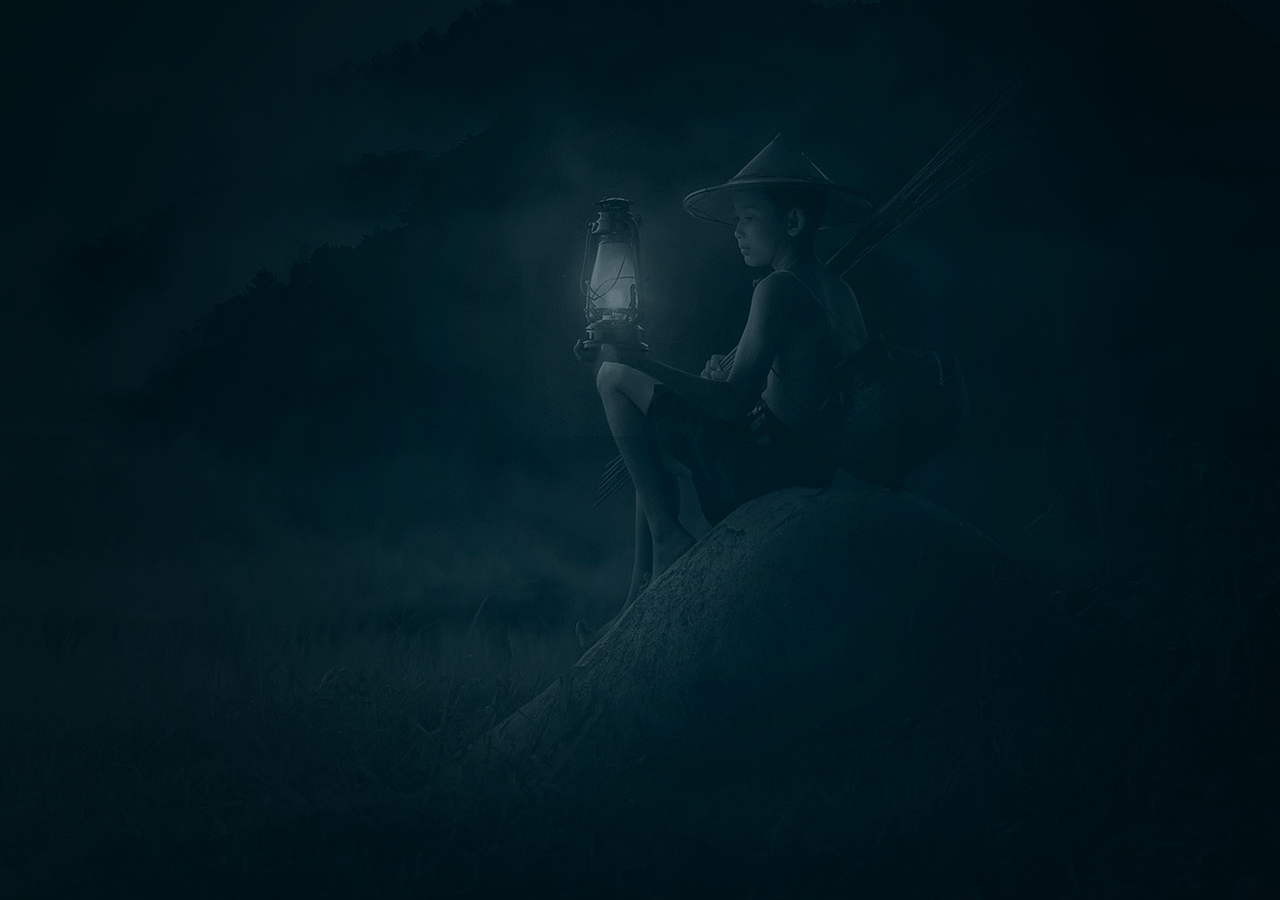
<file: index.html>
<!DOCTYPE html>
<html lang="ru">
<head>
    <meta charset="UTF-8">
    <meta http-equiv="X-UA-Compatible" content="IE=edge">
    <meta name="viewport" content="width=1141px, initial-scale=1.0">
    <link rel="stylesheet" href="./css/main.css">
    <title>Document</title>
</head>
<body>
    
<div class="wrapper">
    <div class="intro">
        <section class="intro__anime">
                <div class="intro__shades">                    
                        <div class="intro__logo-pic">
                            <img src="./img/intro/лого.png" alt="Лого" class="intro__logo">
                            <div class="intro__desc">
                                <p>Открой для себя Азию</p>
                            </div>
                        </div>    
                </div>
                <a href="main.html" class="btn btn--theme-primary">Войти</a>
        </section>        
    </div>
</div>

</body>
</html>
</file>
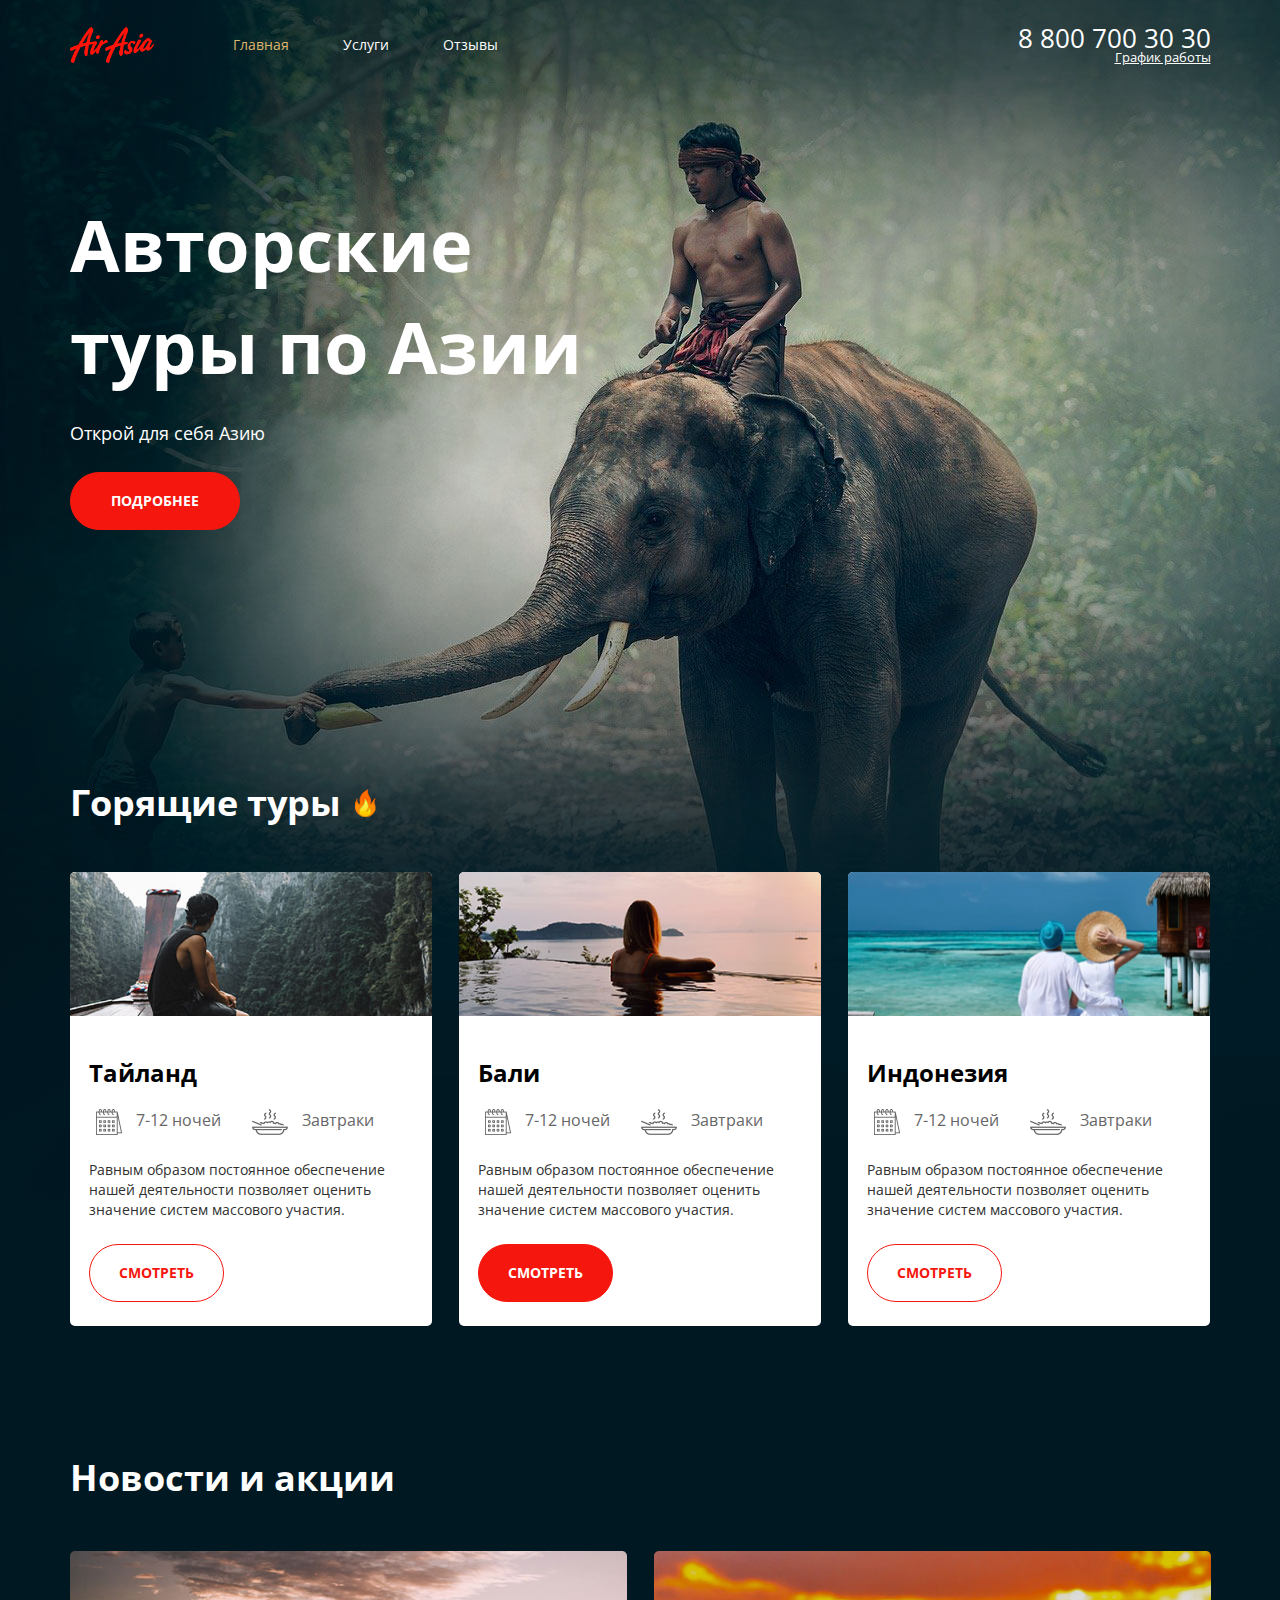
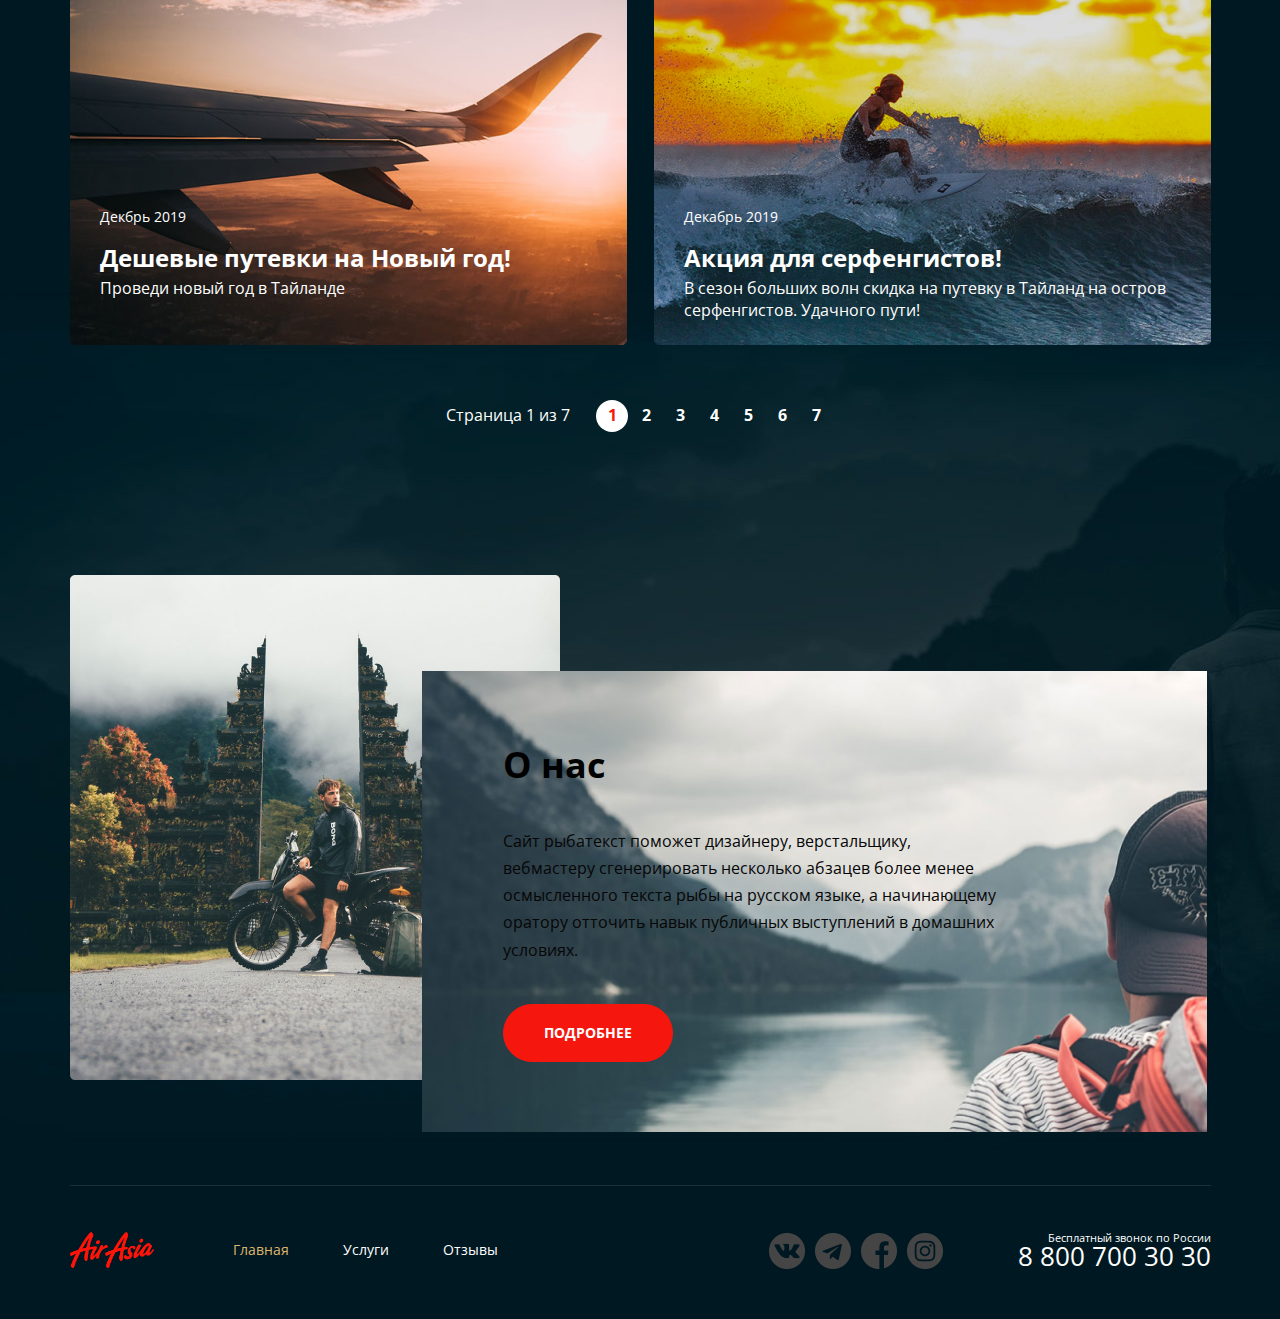
<file: main.html>
<!DOCTYPE html>
<html lang="ru">
<head>
    <meta charset="UTF-8">
    <meta http-equiv="X-UA-Compatible" content="IE=edge">
    <meta name="viewport" content="width=1141, initial-scale=1.0">
    <title>Главная страница</title>
    <link rel="stylesheet" href="./css/main.css">
</head>
<body>
    <div class="wrapper wrapper--main">
        <div class="wrapper__content">  
            <div class="container container--welcome">

                <header class="header">
                    <div class="header__col">
                         <a href="main.html" class="logo">
                             <img src="./img/лого.png" alt="Logo" class="logo__pic">                
                         </a>
                           <nav class="nav">
                              <ul class="nav__list" >
                                <li class="nav__item">
                                    <a href="main.html" class="nav__link nav__link-main--active">
                                      Главная
                                    </a>
                                </li>
                                <li class="nav__item">
                                    <a href="services.html" class="nav__link">
                                      Услуги
                                    </a>
                                </li>
                                <li class="nav__item">
                                    <a href="reviews.html" class="nav__link">
                                      Отзывы
                                    </a>
                                </li>  
                              </ul>
                           </nav>
 
                    </div>
                    
                    <div class="header__col header__col--right-align">
                         <address class="contacts">
                             <a href="tel:+78003000700" class="contacts__phone">8 800 700 30 30</a>
                                <div class="contacts__drop">
                                    <a href="main.html" class="contacts__shedule"><p>График работы</p></a>
                                    <div class="contacts__drop-info">
                                      <ul class="contacts__drop-list">
                                           <li class="contacts__drop-item">
                                               <p>пн-вс: 09:00 - 20:00</p>
                                           </li>
                                           <li class="contacts__drop-item">
                                               <p>Обед: 14:00 - 14:30</p>
                                           </li>
                                      </ul>
                                    </div>
                                </div>    
                         </address>
   
                    </div>
                                 
                </header> 
                 
                    <!-- <main class="main"> -->
                <section class="welcome">                    
                              <h1 class="welcome__title">Авторские туры по Азии</h1>
                              <div class="welcome__desc"> Открой для себя Азию</div>
                              <a href="main.html" class="welcome__btn btn btn--theme-primary">
                                  <div class="welcome__btn-pic">Подробнее</div>                            
                              </a>
                           
                </section>
            </div>               
            <div class="container container--main">           
                     <section class="tours">
                         <div class="tours__title-box">
                             <h2 class="tours__title title">Горящие туры</h2>
                             <img src="./img/flame.png" alt="горит" class="tours__pic">
                         </div>
                        
                         <ul class="tours__list">
                             <li class="tours__item tour">
                                 <img src="./img/river.png" alt="Фото тура" class="tour__item-pic">
                                 <div class="tour__desc">
                                      <h3 class="tour__item-title">Тайланд</h3>
                                          <ul class="tour__list-info">
                                              <li class="tour__item-info">
                                                  <img src="./img/calendar.png" alt="График" class="tour__item-info-pic">
                                                  <div class="tour__item-info-desc">7-12 ночей</div>                                    
                                              </li>
                                              <li class="tour__item-info">
                                                  <img src="./img/meal.png" alt="Еда" class="tour__item-info-pic">
                                                  <div class="tour__item-info-desc">Завтраки</div>                                    
                                              </li>                                
                                          </ul>   
                                          <div class="tour__item-description"><p>Равным образом постоянное обеспечение нашей деятельности позволяет оценить значение систем массового участия.</p>
                                          </div>
                                          <a href="main.html" class=" btn btn--theme-secondary">
                                              <div class="-pic">Смотреть</div>
                                          </a>
                                 </div>    
                             </li>
                            
                             <li class="tours__item tour">
                                 <img src="./img/pool.png" alt="Фото тура" class="tour__item-pic">
                                 <div class="tour__desc">
                                     <h3 class="tour__item-title">Бали</h3>
                                         <ul class="tour__list-info">
                                             <li class="tour__item-info">
                                                 <img src="./img/calendar.png" alt="График" class="tour__item-info-pic">
                                                 <div class="tour__item-info-desc">7-12 ночей</div>                                    
                                             </li>
                                             <li class="tour__item-info">
                                                 <img src="./img/meal.png" alt="Еда" class="tour__item-info-pic">
                                                 <div class="tour__item-info-desc">Завтраки</div>                                    
                                             </li>                                
                                         </ul>   
                                         <div class="tour__item-description"><p>Равным образом постоянное обеспечение нашей деятельности позволяет оценить значение систем массового участия.</p></div>
                                         <a href="main.html" class=" btn  btn--theme-secondary btn--theme-secondary-active">
                                             <div class="-pic">Смотреть</div>
                                         </a>
                                 </div>    
                             </li>
                            
                             <li class="tours__item tour">
                                 <img src="./img/ocean.png" alt="Фото тура" class="tour__item-pic">
                                 <div class="tour__desc">
                                     <h3 class="tour__item-title">Индонезия</h3>
                                         <ul class="tour__list-info">
                                             <li class="tour__item-info">
                                                 <img src="./img/calendar.png" alt="График" class="tour__item-info-pic">
                                                 <div class="tour__item-info-desc">7-12 ночей</div>                                    
                                             </li>
                                             <li class="tour__item-info">
                                                 <img src="./img/meal.png" alt="Еда" class="tour__item-info-pic">
                                                 <div class="tour__item-info-desc">Завтраки</div>                                    
                                             </li>                                
                                         </ul>   
                                         <div class="tour__item-description"><p>Равным образом постоянное обеспечение нашей деятельности позволяет оценить значение систем массового участия.</p></div>
                                         <a href="main.html" class=" btn btn--theme-secondary">
                                             <div class="-pic">Смотреть</div>
                                         </a>
                                 </div>    
                             </li>

                         </ul>
                     </section>
                    
                     <section class="news">
                         <h2 class="news__title title">Новости и акции</h2>                
                        
                         <ul class="news__list">
                             <li class="news__item new">
                                 <img src="./img/plain.png" alt="Фото тура" class="new__item-pic">
                                 <div class="new__content">
                                     <div class="new__data"><p>Декбрь 2019</p></div>
                                     <h3 class="new__item-title">Дешевые путевки на Новый год!</h3>
                                     <div class="new__desc"><p>Проведи новый год в Тайланде</p></div>
                                 </div>
                             </li>
                            
                             <li class="news__item new">
                                 <img src="./img/surfer.png" alt="Фото тура" class="new__item-pic">
                                 <div class="new__content">
                                     <div class="new__data"><p>Декабрь 2019</p></div>
                                     <h3 class="new__item-title">Акция для серфенгистов!</h3>
                                     <div class="new__desc"> <p>В сезон больших волн скидка на путевку в Тайланд на остров серфенгистов. Удачного пути!</p></div>
                                 </div>
                             </li>
                            
                         </ul>

                         <div class="paginator">
                             <div class="paginator__desc">Страница 1 из 7</div>
                             <ul class="paginator__list">
                                 <li class="paginator__item">
                                     <a href="main.html" class="paginator__ref paginator__ref--theme-primary-active">1</a>
                                 </li>
                                 <li class="paginator__item">
                                     <a href="main.html" class="paginator__ref paginator__ref--theme-primary">2</a>
                                 </li>
                                 <li class="paginator__item">
                                     <a href="main.html" class="paginator__ref paginator__ref--theme-primary">3</a>
                                 </li>
                                 <li class="paginator__item">
                                     <a href="main.html" class="paginator__ref paginator__ref--theme-primary">4</a>
                                 </li>
                                 <li class="paginator__item">
                                     <a href="main.html" class="paginator__ref paginator__ref--theme-primary">5</a>
                                 </li>
                                 <li class="paginator__item">
                                     <a href="main.html" class="paginator__ref paginator__ref--theme-primary">6</a>                                
                                 </li>
                                 <li class="paginator__item">
                                     <a href="main.html" class="paginator__ref paginator__ref--theme-primary">7</a>
                                 </li>
                             </ul>
                         </div>                        
                     </section>

                     <section class="about-us">

                         <div class="about-us__pic">

                         </div>
                        
                         <div class="about-us__content">
                             <div class="about-us__desc">
                                 <h2 class="about-us__title">О нас</h2>
                                 <div class="about-us__desc-text">
                                     <p>
                                         Сайт рыбатекст поможет дизайнеру, верстальщику, вебмастеру сгенерировать несколько абзацев более менее осмысленного текста рыбы на русском языке, а начинающему оратору отточить навык публичных выступлений в домашних условиях.
                                     </p>                                
                                  </div>                                
                                 <a href="main.html" class="about-us__btn btn btn--theme-primary">
                                     <div class="about-us__btn-pic">Подробнее</div>                                
                                 </a>
                         </div>
                         </div>
                     </section> 
                    <!-- </main>                   -->
            </div>           
        </div> 

            <div class="container container--footer">
                <footer class="footer">
                        <div class="footer__col">
                            <a href="main.html" class="logo">
                               <img src="./img/лого.png" alt="Logo" class="logo__pic">                
                            </a>
                        
                            <nav class="nav">
                               <ul class="nav__list">
                                 <li class="nav__item">
                                     <a href="main.html" class="nav__link nav__link-main--active">
                                       Главная
                                     </a>
                                 </li>
                                 <li class="nav__item">
                                     <a href="services.html" class="nav__link">
                                       Услуги
                                     </a>
                                 </li>
                                 <li class="nav__item">
                                     <a href="reviews.html" class="nav__link">
                                       Отзывы
                                     </a>
                                 </li>  
                               </ul>
                            </nav>
                        </div>

                        <div class="footer__col footer__col--right-align">                     
                            <!-- <div class="social"> -->
                               <ul class="social__list">
                                   <li class="social__item">
                                       <a href="" class="social__ref social__ref--vk">
                                           <!-- <img src="./img/vk.png" alt="Иконка" class="social__pic"> -->
                                       </a>                            
                                   </li>
                               
                                   <li class="social__item">
                                       <a href="" class="social__ref social__ref--t">
                                           <!-- <img src="./img/telegram.png" alt="Иконка" class="social__pic"> -->
                                       </a>
                                   </li>
                               
                                   <li class="social__item">
                                       <a href="" class="social__ref social__ref--f">
                                           <!-- <img src="./img/f.png" alt="Иконка" class="social__pic"> -->
                                       </a>
                                   </li>
                               
                                   <li class="social__item">
                                       <a href="" class="social__ref social__ref--in">
                                           <!-- <img src="./img/in.png" alt="Иконка" class="social__pic"> -->
                                       </a>
                                   </li>
                               </ul>                                    
                            <!-- </div> -->
                        
                            <address class="contacts">
                                <div class="contacts__desc contacts_desc--footer"><p>Бесплатный звонок по России</p></div>
                                <a href="tel:+78003000700" class="contacts__phone">8 800 700 30 30</a>
                            </address>
                        </div>

                </footer>
            </div>            

    </div>
</body>
</html>
</file>
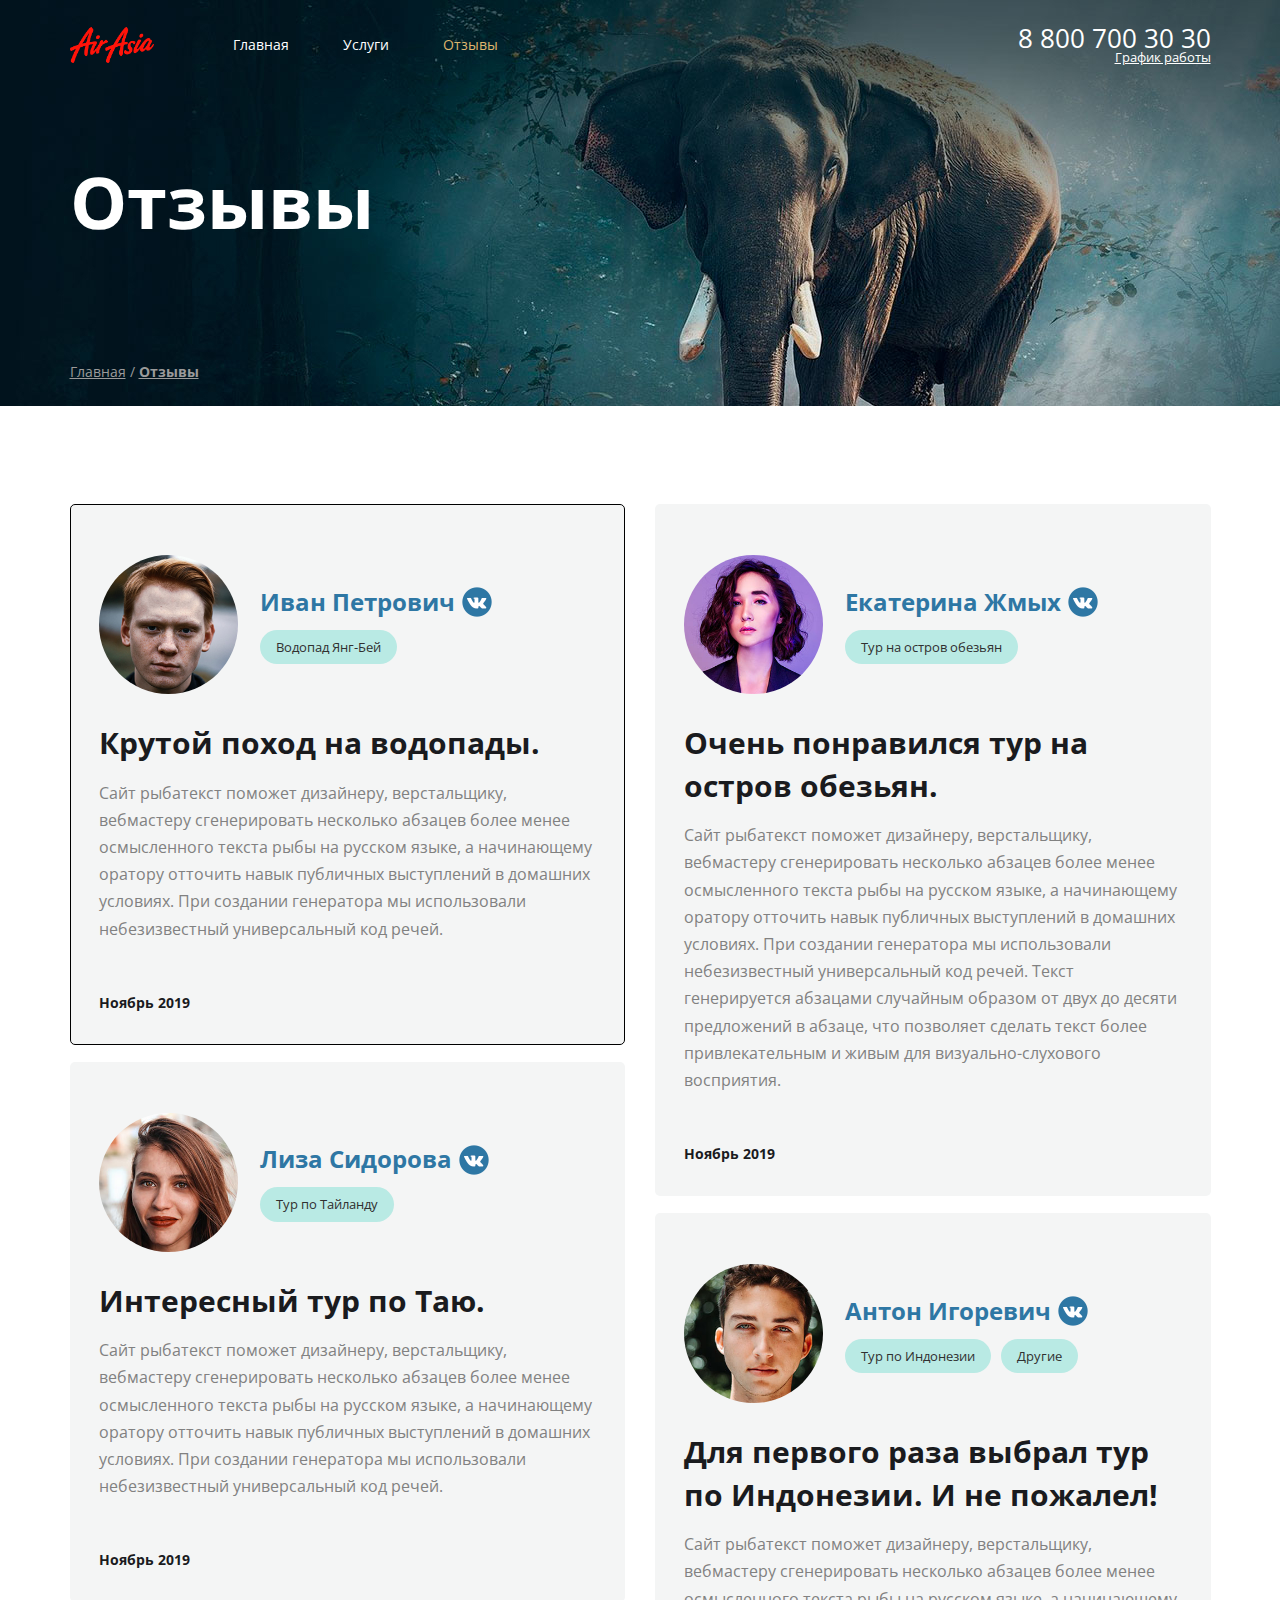
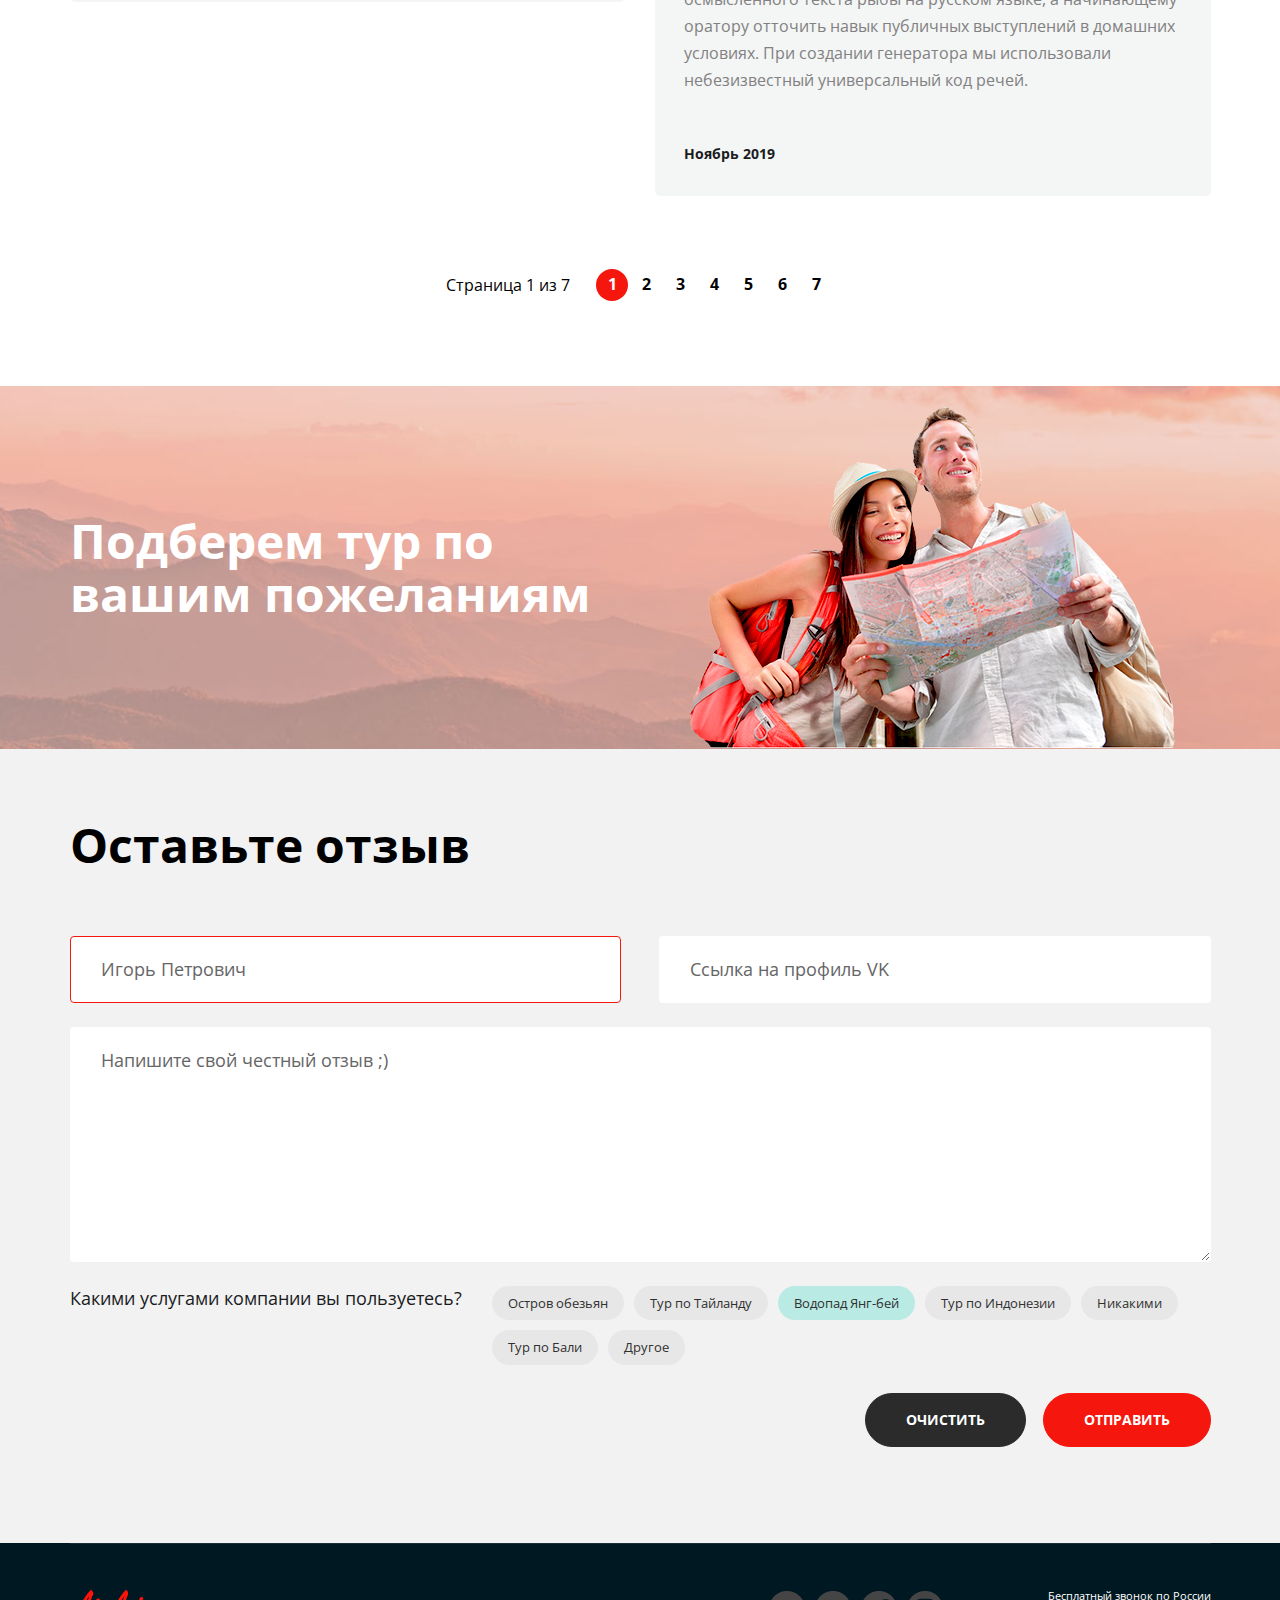
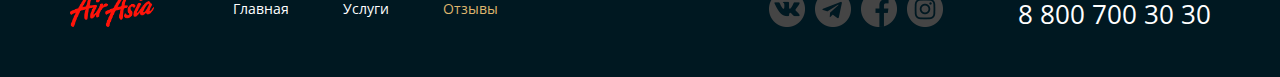
<file: reviews.html>
<!DOCTYPE html>
<html lang="ru">        
<head>
    <meta charset="UTF-8">
    <meta http-equiv="X-UA-Compatible" content="IE=edge">
    <meta name="viewport" content="width=1141, initial-scale=1.0">
    <title>Отзывы</title>
    <link rel="stylesheet" href="./css/main.css">
</head>
<body>
   <div class="wrapper wrapper--reviews">
        <div class="top-line">
            <div class="wrapper__content">
               <div class="container container--welcome-reviwes">

                  <header class="header">
                   <div class="header__col">
                        <a href="main.html" class="logo logo--reviews">
                            <img src="./img/лого.png" alt="Logo" class="logo__pic">                
                        </a>
                          <nav class="nav">
                             <ul class="nav__list" >
                               <li class="nav__item">
                                   <a href="main.html" class="nav__link">
                                     Главная
                                   </a>
                               </li>
                               <li class="nav__item">
                                   <a href="services.html" class="nav__link">
                                     Услуги
                                   </a>
                               </li>
                               <li class="nav__item">
                                   <a href="reviews.html" class="nav__link nav__link-reviews--active">
                                     Отзывы
                                   </a>
                               </li>  
                             </ul>
                          </nav>

                   </div>
                   
                   <div class="header__col header__col--right-align">
                        <address class="contacts">
                            <a href="tel:+78003000700" class="contacts__phone">8 800 700 30 30</a>
                            <div class="contacts__drop">
                                <a href="main.html" class="contacts__shedule"><p>График работы</p></a>
                                <div class="contacts__drop-info">
                                  <ul class="contacts__drop-list">
                                       <li class="contacts__drop-item">
                                           <p>пн-вс: 09:00 - 20:00</p>
                                       </li>
                                       <li class="contacts__drop-item">
                                           <p>Обед: 14:00 - 14:30</p>
                                       </li>
                                  </ul>
                                </div>
                            </div>    

                        </address>
  
                   </div>
                
               
                   </header>  

                  <section class="welcome-reviews">
                        <h1 class="welcome-reviews__title">Отзывы</h1>

                        <nav class="breadcrumbs">
                            <ul class="breadcrumbs__list">
                                <li class="breadcrumbs__items">
                                    <a href="main.html" class="breadcrumbs__link">Главная</a>                                
                                </li>

                                <li class="breadcrumbs__items breadcrumbs__items--active">
                                    <a href="reviews.html" class="breadcrumbs__link">Отзывы</a>                                
                                </li>

                            </ul>

                        </nav>
                  </section>
                </div>     
            </div>    
        </div>

        <div class="cont cont--back-main">                    
            <div class="container">                                
                    <main class="reviews">
                            <ul class="reviews__list">
                        <li class="reviews__item reviews__item--active review ">
                            <div class="review__header">
                                <div class="review__pic">
                                    <div class="avatar">
                                        <img src="./img/reviews/av1.jpg" alt="avatar" class="avatar__pic">                                        
                                    </div>
                                </div>      
                                <div class="review__userdata">
                                    <a href="#" class="review__link">Иван Петрович</a>    
                                    <div class="review__tags">
                                        <div class="tag tag--bg-green">Водопад Янг-Бей</div>                                
                                    </div>                                                                   
                                </div> 
                                                                                              
                            </div>
                            <div class="review__content">
                                <h3 class="review__title">Крутой поход на водопады.</h3>
                                <div class="review__desc">
                                    <p>Сайт рыбатекст поможет дизайнеру, верстальщику, вебмастеру сгенерировать несколько абзацев более менее осмысленного текста рыбы на русском языке, а начинающему оратору отточить навык публичных выступлений в домашних условиях. При создании генератора мы использовали небезизвестный универсальный код речей. </p>
                                </div>
                                <time class="review__time">Ноябрь 2019</time>

                            </div>

                        </li>

                        <li class="reviews__item review">
                            <div class="review__header">
                                <div class="review__pic">
                                    <div class="avatar">
                                        <img src="./img/reviews/av3.jpg" alt="avatar" class="avatar__pic">                                        
                                    </div>
                                </div>     
                                <div class="review__userdata">
                                    <a href="#" class="review__link">Лиза Сидорова</a>
                                    <div class="review__tags">
                                        <div class="tag tag--bg-green">Тур по Тайланду</div>                                
                                    </div>
                                </div>                                                                    
                                                                                               
                            </div>
                            <div class="review__content">
                                <h3 class="review__title">Интересный тур по Таю.</h3>
                                <div class="review__desc">
                                    <p>Сайт рыбатекст поможет дизайнеру, верстальщику, вебмастеру сгенерировать несколько абзацев более менее осмысленного текста рыбы на русском языке, а начинающему оратору отточить навык публичных выступлений в домашних условиях. При создании генератора мы использовали небезизвестный универсальный код речей.  </p>
                                </div>
                                <time class="review__time">Ноябрь 2019</time>

                            </div>

                        </li>

                        <li class="reviews__item review">
                            <div class="review__header">
                                <div class="review__pic">
                                    <div class="avatar">                                                        
                                        <img src="./img/reviews/av2.jpg" alt="avatar" class="avatar__pic">                                        
                                    </div>
                                </div>    
                                <div class="review__userdata">
                                    <a href="#" class="review__link">Екатерина Жмых</a>
                                    <div class="review__tags">
                                        <div class="tag tag--bg-green">Тур на остров обезьян</div>                                
                                    </div>    
                                </div>                                    
                                                                                                                                
                            </div>
                            <div class="review__content">
                                <h3 class="review__title">Очень понравился тур на остров обезьян.</h3>
                                <div class="review__desc">
                                    <p>Сайт рыбатекст поможет дизайнеру, верстальщику, вебмастеру сгенерировать несколько абзацев более менее осмысленного текста рыбы на русском языке, а начинающему оратору
                                    отточить навык публичных выступлений в домашних условиях. При создании генератора мы использовали небезизвестный универсальный код речей. Текст генерируется абзацами случайным образом от двух до десяти предложений в абзаце, что позволяет сделать текст более привлекательным и живым для визуально-слухового восприятия.</p>
                                </div>
                                <time class="review__time">Ноябрь 2019</time>

                            </div>

                        </li>


                        <li class="reviews__item review">
                            <div class="review__header">
                                <div class="review__pic">
                                    <div class="avatar">
                                        <img src="./img/reviews/av4.jpg" alt="avatar" class="avatar__pic">                                        
                                    </div>
                                </div>     
                                <div class="review__userdata">
                                    <a href="#" class="review__link">Антон Игоревич</a>
                                    <div class="review__tags">
                                        <div class="tag tag--bg-green">Тур по Индонезии</div>                                
                                        <div class="tag tag--bg-green">Другие</div>                                
                                    </div>
                                </div>                                    
                                
                                                                                               
                            </div>
                            <div class="review__content">
                                <h3 class="review__title">Для первого раза выбрал тур по Индонезии. И не пожалел!</h3>
                                <div class="review__desc">
                                    <p>Сайт рыбатекст поможет дизайнеру, верстальщику, вебмастеру сгенерировать несколько абзацев более менее осмысленного текста рыбы на русском языке, а начинающему оратору отточить навык публичных выступлений в домашних условиях. При создании генератора мы использовали небезизвестный универсальный код речей. </p>
                                </div>
                                <time class="review__time">Ноябрь 2019</time>

                            </div>

                        </li>                                                                        
                            </ul>
                    </main>

                    <div class="paginator paginator--reviews">
                    <div class="paginator__desc">Страница 1 из 7</div>
                    <ul class="paginator__list">
                        <li class="paginator__item">
                            <a href="main.html" class="paginator__ref paginator__ref--theme-secondary-active">1</a>
                        </li>
                        <li class="paginator__item">
                            <a href="main.html" class="paginator__ref paginator__ref--theme-secondary">2</a>
                        </li>
                        <li class="paginator__item">
                            <a href="main.html" class="paginator__ref paginator__ref--theme-secondary">3</a>
                        </li>
                        <li class="paginator__item">
                            <a href="main.html" class="paginator__ref paginator__ref--theme-secondary">4</a>
                        </li>
                        <li class="paginator__item">
                            <a href="main.html" class="paginator__ref paginator__ref--theme-secondary">5</a>
                        </li>
                        <li class="paginator__item">
                            <a href="main.html" class="paginator__ref paginator__ref--theme-secondary">6</a>                                
                        </li>
                        <li class="paginator__item">
                            <a href="main.html" class="paginator__ref paginator__ref--theme-secondary">7</a>
                        </li>
                    </ul>
                    </div>  
           
               
            </div>      
        </div>          

        <section class="separator">
            <div class="container">
               <div class="separator__content">
                    <h2 class="separator__title">Подберем тур по вашим пожеланиям</h2>                            
               </div>                        
            </div>
        </section>

        <div class="cont cont--back-partners">            
            <div class="container">
                <section class="reviews-form">
                    <h2 class="reviews-form__title">Оставьте отзыв</h2>
                    <form class="form">
                        <div class="form__row">
                            <input type="text" placeholder="Игорь Петрович" class="form__input form__input--active">
                            <input type="text" placeholder="Ссылка на профиль VK" class="form__input">
                        </div>
                        <div class="form__row">
                            <textarea class="form__input form__input--textarea" placeholder="Напишите свой честный отзыв ;)"></textarea>                            
                        </div>                        
                        <div class="form__controls">
                        <div class="form__controls-title">Какими услугами компании вы пользуетесь?</div>
                        <ul class="controls">
                            <li class="controls__item">
                                <label class="controls__elem">
                                    <input name="services" type="radio" class="controls__checkbox">
                                    <div class="tag controls__tag">Остров обезьян</div>
                                </label>                               
                            </li>
                            <li class="controls__item">
                                <label class="controls__elem">
                                    <input name="services" type="radio" class="controls__checkbox">
                                    <div class="tag controls__tag">Тур по Тайланду</div>
                                </label>                               
                            </li>
                            <li class="controls__item">
                                <label class="controls__elem">
                                    <input name="services" type="radio" checked class="controls__checkbox">                                    
                                    <div class="tag controls__tag">Водопад Янг-бей</div>
                                </label>                               
                            </li>
                            <li class="controls__item">
                                <label class="controls__elem">
                                    <input name="services" type="radio" class="controls__checkbox">
                                    <div class="tag controls__tag">Тур по Индонезии</div>
                                </label>                               
                            </li>
                            <li class="controls__item">
                                <label class="controls__elem">
                                    <input type="checkbox" class="controls__checkbox">
                                    <div class="tag controls__tag">Никакими</div>
                                </label>                               
                            </li>
                            <li class="controls__item">
                                <label class="controls__elem">
                                    <input name="services" type="radio" class="controls__checkbox">
                                    <div class="tag controls__tag">Тур по Бали</div>
                                </label>                               
                            </li>
                            <li class="controls__item">
                                <label class="controls__elem">
                                    <input type="checkbox" class="controls__checkbox">
                                    <div class="tag controls__tag">Другое</div>
                                </label>                               
                            </li>                                                                                                                                                                        
                        </ul>
                        </div>         
                        <div class="form__buttons">
                            <button type="reset" class="form__btn btn btn--theme-black">Очистить</button>
                            <button type="submit" class="form__btn btn btn--theme-primary">Отправить</button>                                                
                        </div>                            
                    </form>                
                </section>
            </div> 
        </div>


        <div class="cont cont--back-footer">
            <div class="container container--footer">
                <footer class="footer">
                        <div class="footer__col">
                            <a href="main.html" class="logo">
                               <img src="./img/лого.png" alt="Logo" class="logo__pic">                
                            </a>
                        
                            <nav class="nav">
                               <ul class="nav__list">
                                 <li class="nav__item">
                                     <a href="main.html" class="nav__link">
                                       Главная
                                     </a>
                                 </li>
                                 <li class="nav__item">
                                     <a href="services.html" class="nav__link">
                                       Услуги
                                     </a>
                                 </li>
                                 <li class="nav__item">
                                     <a href="reviews.html" class="nav__link nav__link-reviews--active">
                                       Отзывы
                                     </a>
                                 </li>  
                               </ul>
                            </nav>
                        </div>

                        <div class="footer__col footer__col--right-align">                     
                            <!-- <div class="social"> -->
                               <ul class="social__list">
                                   <li class="social__item">
                                       <a href="" class="social__ref social__ref--vk">
                                           <!-- <img src="./img/vk.png" alt="Иконка" class="social__pic"> -->
                                       </a>                            
                                   </li>
                               
                                   <li class="social__item">
                                       <a href="" class="social__ref social__ref--t">
                                           <!-- <img src="./img/telegram.png" alt="Иконка" class="social__pic"> -->
                                       </a>
                                   </li>
                               
                                   <li class="social__item">
                                       <a href="" class="social__ref social__ref--f">
                                           <!-- <img src="./img/f.png" alt="Иконка" class="social__pic"> -->
                                       </a>
                                   </li>
                               
                                   <li class="social__item">
                                       <a href="" class="social__ref social__ref--in">
                                           <!-- <img src="./img/in.png" alt="Иконка" class="social__pic"> -->
                                       </a>
                                   </li>
                               </ul>                                    
                            <!-- </div> -->
                           
                            <address class="contacts">
                                <div class="contacts__desc contacts_desc--footer"><p>Бесплатный звонок по России</p></div>
                                <a href="tel:+78003000700" class="contacts__phone">8 800 700 30 30</a>
                            </address>
                        </div>

                </footer>
            </div>
        </div> 


   </div> 
</body>
</html>
</file>
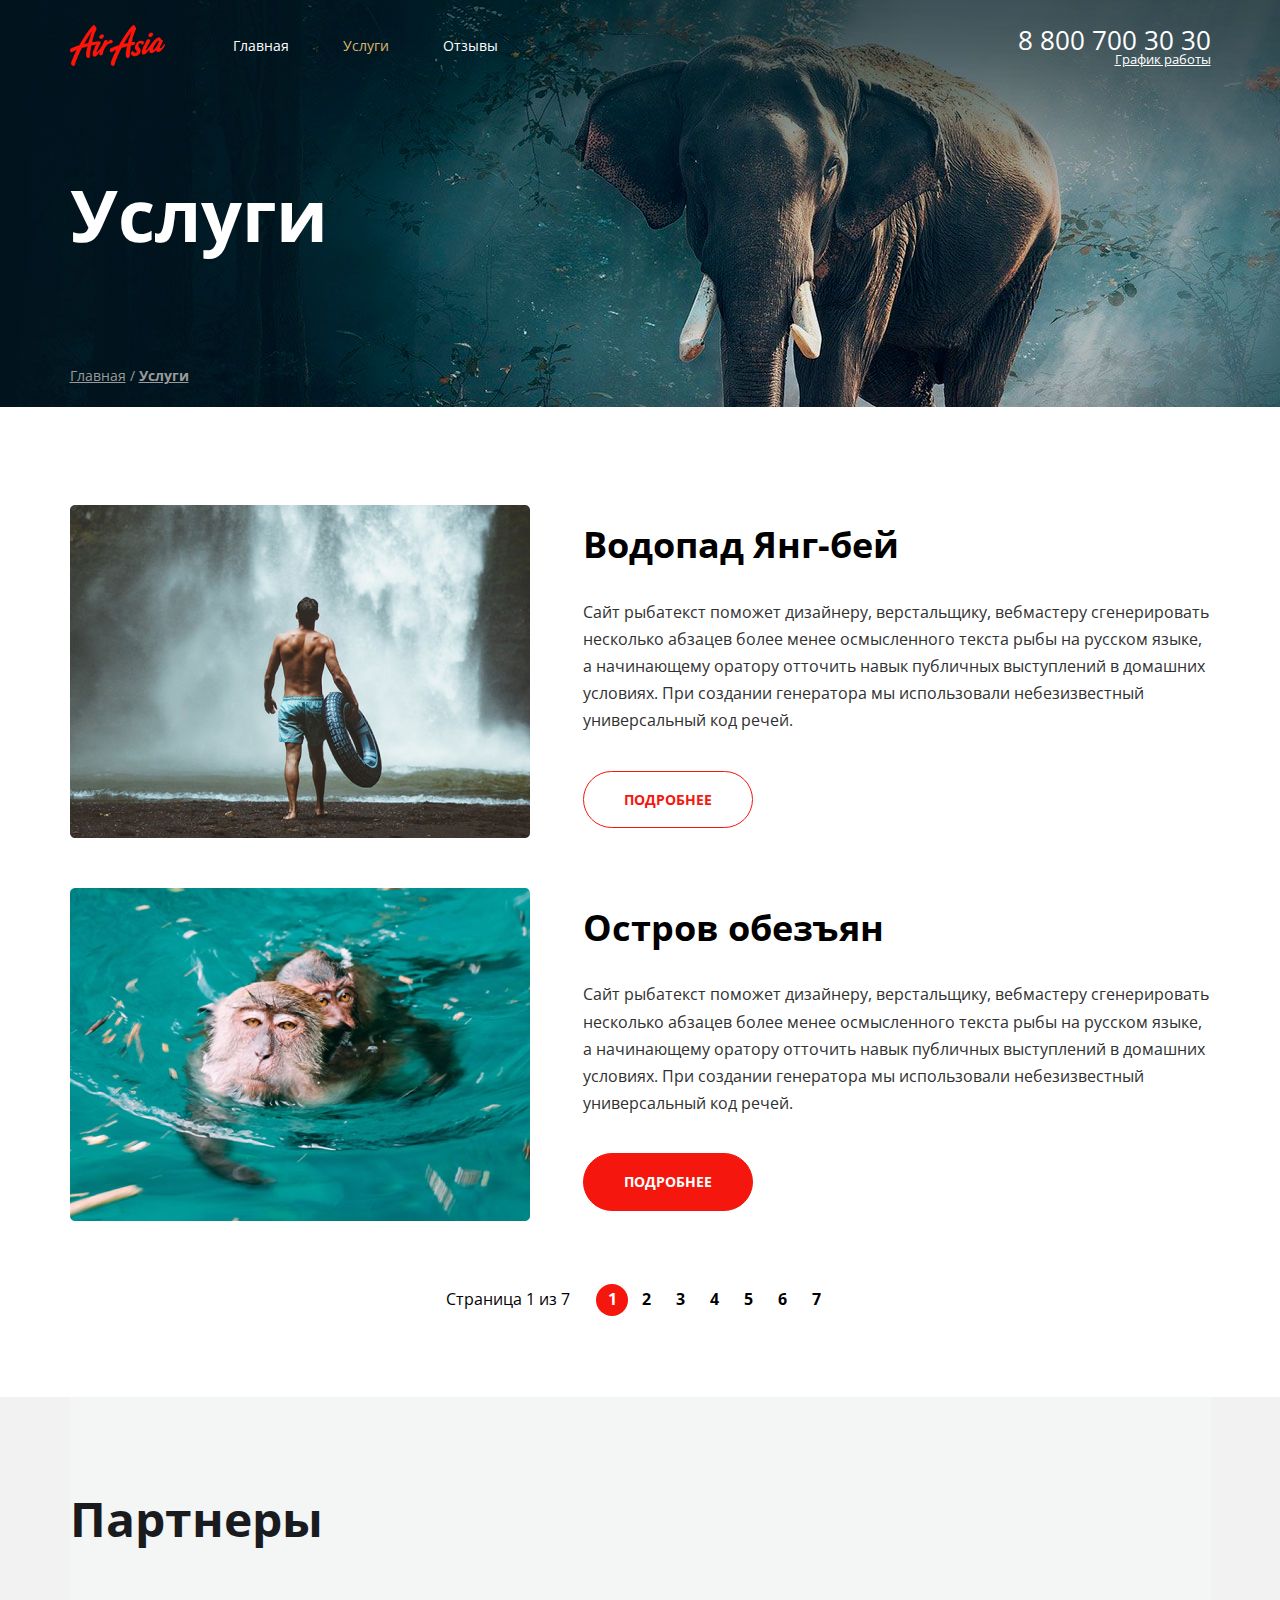
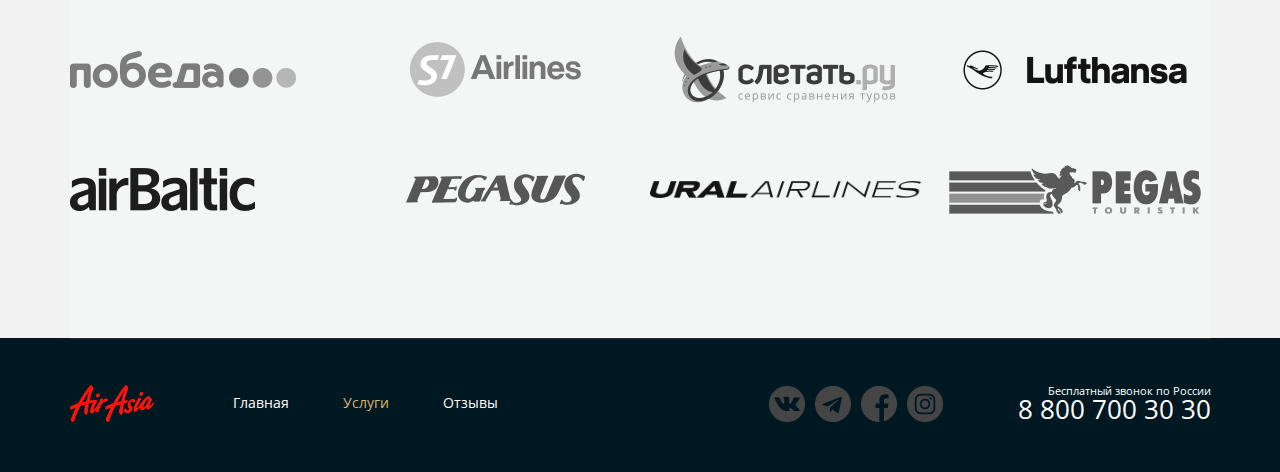
<file: services.html>
<!DOCTYPE html>
<html lang="ru">        
<head>
    <meta charset="UTF-8">
    <meta http-equiv="X-UA-Compatible" content="IE=edge">
    <meta name="viewport" content="width=1141, initial-scale=1.0">
    <title>Услуги</title>
    <link rel="stylesheet" href="./css/main.css">
</head>
<body>
   <div class="wrapper wrapper--services">
        <div class="top-line">
            <div class="wrapper__content">
               <div class="container container--welcome-service">

                  <header class="header">
                   <div class="header__col">
                        <a href="main.html" class="logo logo--services">
                            <img src="./img/лого.png" alt="Logo" class="logo__pic">                
                        </a>
                          <nav class="nav">
                             <ul class="nav__list" >
                               <li class="nav__item">
                                   <a href="main.html" class="nav__link">
                                     Главная
                                   </a>
                               </li>
                               <li class="nav__item">
                                   <a href="services.html" class="nav__link nav__link-services--active">
                                     Услуги
                                   </a>
                               </li>
                               <li class="nav__item">
                                   <a href="reviews.html" class="nav__link">
                                     Отзывы
                                   </a>
                               </li>  
                             </ul>
                          </nav>

                   </div>
                   
                   <div class="header__col header__col--right-align">
                        <address class="contacts">
                            <a href="tel:+78003000700" class="contacts__phone">8 800 700 30 30</a>
                            <div class="contacts__drop">
                                <a href="main.html" class="contacts__shedule"><p>График работы</p></a>
                                <div class="contacts__drop-info">
                                  <ul class="contacts__drop-list">
                                       <li class="contacts__drop-item">
                                           <p>пн-вс: 09:00 - 20:00</p>
                                       </li>
                                       <li class="contacts__drop-item">
                                           <p>Обед: 14:00 - 14:30</p>
                                       </li>
                                  </ul>
                                </div>
                            </div>    

                        </address>
  
                   </div>
                
               
                   </header>  

                  <section class="welcome-services">
                        <h1 class="welcome-services__title">Услуги</h1>

                        <nav class="breadcrumbs">
                            <ul class="breadcrumbs__list">
                                <li class="breadcrumbs__items">
                                    <a href="main.html" class="breadcrumbs__link">Главная</a>                                
                                </li>

                                <li class="breadcrumbs__items breadcrumbs__items--active">
                                    <a href="services.html" class="breadcrumbs__link">Услуги</a>                                
                                </li>

                            </ul>

                        </nav>
                  </section>
                </div>     
            </div>    
        </div>

        <div class="cont cont--back-main">                    
            <div class="container">
                <main class="contents">
                    <ul class="contents__list">

                       <li class="contents__item content">                             
                            <div class="content__pic">
                                <img src="./img/services/waterfall.png" alt="" class="content__img">
                            </div>

                            <div class="content__text">                            
                                <h2 class="content__title">Водопад Янг-бей</h2>                         
                                <article class="content__desc">
                                    <p>Сайт рыбатекст поможет дизайнеру, верстальщику, вебмастеру сгенерировать несколько абзацев более менее осмысленного текста рыбы на русском языке, а начинающему оратору отточить навык публичных выступлений в домашних условиях. При создании генератора мы использовали небезизвестный универсальный код речей. </p>
                                </article>
                                <a href="main.html" class="content__btn btn btn--theme-primary btn--theme-primary-active">
                                    <div class="content__btn-pic">Подробнее</div>
                                </a>
                            </div>                             
                       </li>

                       <li class="contents__item content">
                            <div class="content__pic">
                                <img src="./img/services/monkeys.png" alt="" class="content__img">
                            </div>

                           <div class="content__text">                            
                               <h2 class="content__title">Остров обезъян</h2>                         
                               <article class="content__desc">
                                   <p>Сайт рыбатекст поможет дизайнеру, верстальщику, вебмастеру сгенерировать несколько абзацев более менее осмысленного текста рыбы на русском языке, а начинающему оратору отточить навык публичных выступлений в домашних условиях. При создании генератора мы использовали небезизвестный универсальный код речей. </p>
                               </article>
                               <a href="main.html" class="content__btn btn btn--theme-primary ">
                                   <div class="content__btn-pic">Подробнее</div>
                               </a>
                           </div>                             
                      </li>
                       
                    </ul>       
                    
                    
                    <div class="paginator">
                        <div class="paginator__desc">Страница 1 из 7</div>
                        <ul class="paginator__list">
                            <li class="paginator__item">
                                <a href="main.html" class="paginator__ref paginator__ref--theme-secondary-active">1</a>
                            </li>
                            <li class="paginator__item">
                                <a href="main.html" class="paginator__ref paginator__ref--theme-secondary">2</a>
                            </li>
                            <li class="paginator__item">
                                <a href="main.html" class="paginator__ref paginator__ref--theme-secondary">3</a>
                            </li>
                            <li class="paginator__item">
                                <a href="main.html" class="paginator__ref paginator__ref--theme-secondary">4</a>
                            </li>
                            <li class="paginator__item">
                                <a href="main.html" class="paginator__ref paginator__ref--theme-secondary">5</a>
                            </li>
                            <li class="paginator__item">
                                <a href="main.html" class="paginator__ref paginator__ref--theme-secondary">6</a>                                
                            </li>
                            <li class="paginator__item">
                                <a href="main.html" class="paginator__ref paginator__ref--theme-secondary">7</a>
                            </li>
                        </ul>
                    </div>  


                </main>
               
            </div>      
        </div>          

        <div class="cont cont--back-partners">            
            <div class="container">
                <section class="partners">
                <h2 class="partners__title">Партнеры</h2>
                <ul class="partners__list">
                     <li class="partners__item">
                         <a href="#" class="partners__link">
                             <img src="./img/services/pobeda.png" alt="Pobeda" class="partners__pic">
                         </a>
                     </li>
                     <li class="partners__item">
                         <a href="#" class="partners__link">
                             <img src="./img/services/s7.png" alt="S7" class="partners__pic">
                         </a>
                     </li>
                     <li class="partners__item">
                         <a href="#" class="partners__link">
                             <img src="./img/services/lets-fly.png" alt="Sletat" class="partners__pic">
                         </a>
                     </li>
                     <li class="partners__item">
                         <a href="#" class="partners__link">
                             <img src="./img/services/lufthansa.png" alt="lufthansa" class="partners__pic">
                         </a>
                     </li>
                     <li class="partners__item">
                         <a href="#" class="partners__link">
                             <img src="./img/services/airbaltic.png" alt="Airbaltic" class="partners__pic">
                         </a>
                     </li>
                     <li class="partners__item">
                         <a href="#" class="partners__link">
                             <img src="./img/services/pegasus.png" alt="Pegasus" class="partners__pic">
                         </a>
                     </li>
                     <li class="partners__item">
                         <a href="#" class="partners__link">
                             <img src="./img/services/ural.png" alt="UralAirlines" class="partners__pic">
                         </a>
                     </li>
                     <li class="partners__item">
                         <a href="#" class="partners__link">
                             <img src="./img/services/pegas.png" alt="Pegas" class="partners__pic">
                         </a>
                     </li>                                                                                                                                                                        
                </ul>
                
                
                     
                 </section>
            </div> 
        </div>


        <div class="cont cont--back-footer">
            <div class="container container--footer">
                <footer class="footer footer--services">
                        <div class="footer__col">
                            <a href="main.html" class="logo">
                               <img src="./img/лого.png" alt="Logo" class="logo__pic">                
                            </a>
                        
                            <nav class="nav">
                               <ul class="nav__list">
                                 <li class="nav__item">
                                     <a href="main.html" class="nav__link">
                                       Главная
                                     </a>
                                 </li>
                                 <li class="nav__item">
                                     <a href="services.html" class="nav__link nav__link-services--active">
                                       Услуги
                                     </a>
                                 </li>
                                 <li class="nav__item">
                                     <a href="reviews.html" class="nav__link">
                                       Отзывы
                                     </a>
                                 </li>  
                               </ul>
                            </nav>
                        </div>

                        <div class="footer__col footer__col--right-align">                     
                            <!-- <div class="social"> -->
                               <ul class="social__list">
                                   <li class="social__item">
                                       <a href="" class="social__ref social__ref--vk">
                                           <!-- <img src="./img/vk.png" alt="Иконка" class="social__pic"> -->
                                       </a>                            
                                   </li>
                               
                                   <li class="social__item">
                                       <a href="" class="social__ref social__ref--t">
                                           <!-- <img src="./img/telegram.png" alt="Иконка" class="social__pic"> -->
                                       </a>
                                   </li>
                               
                                   <li class="social__item">
                                       <a href="" class="social__ref social__ref--f">
                                           <!-- <img src="./img/f.png" alt="Иконка" class="social__pic"> -->
                                       </a>
                                   </li>
                               
                                   <li class="social__item">
                                       <a href="" class="social__ref social__ref--in">
                                           <!-- <img src="./img/in.png" alt="Иконка" class="social__pic"> -->
                                       </a>
                                   </li>
                               </ul>                                    
                            <!-- </div> -->
                           
                            <address class="contacts">
                                <div class="contacts__desc contacts_desc--footer"><p>Бесплатный звонок по России</p></div>
                                <a href="tel:+78003000700" class="contacts__phone">8 800 700 30 30</a>
                            </address>
                        </div>

                </footer>
            </div>
        </div>  


   </div> 
</body>
</html>
</file>
<file: css/main.css>
@import url('./../css/layout/normalize.css');
        @import url('./../css/layout/base.css');
        @import url('./../css/layout/font.css');

        @import url('./../css/blocks/header.css');
        @import url('./../css/blocks/logo.css');
        @import url('./../css/blocks/nav.css');
        @import url('./../css/blocks/welcome.css');
        @import url('./../css/blocks/button.css');
        @import url('./../css/blocks/tours.css');
        @import url('./../css/blocks/news.css');
        @import url('./../css/blocks/pagination.css');
        @import url('./../css/blocks/about_us.css');
        @import url('./../css/blocks/footer.css');

        @import url('./../css/blocks/services.css');
        @import url('./../css/blocks/breadcrumbs.css');
        @import url('./../css/blocks/partners.css');

        @import url('./../css/blocks/intro.css');

        @import url('./../css/blocks/reviews.css');

        .main {
        }
 
        .nav__link-main--active {   
                color: #dfb56d;
            }
</file>
